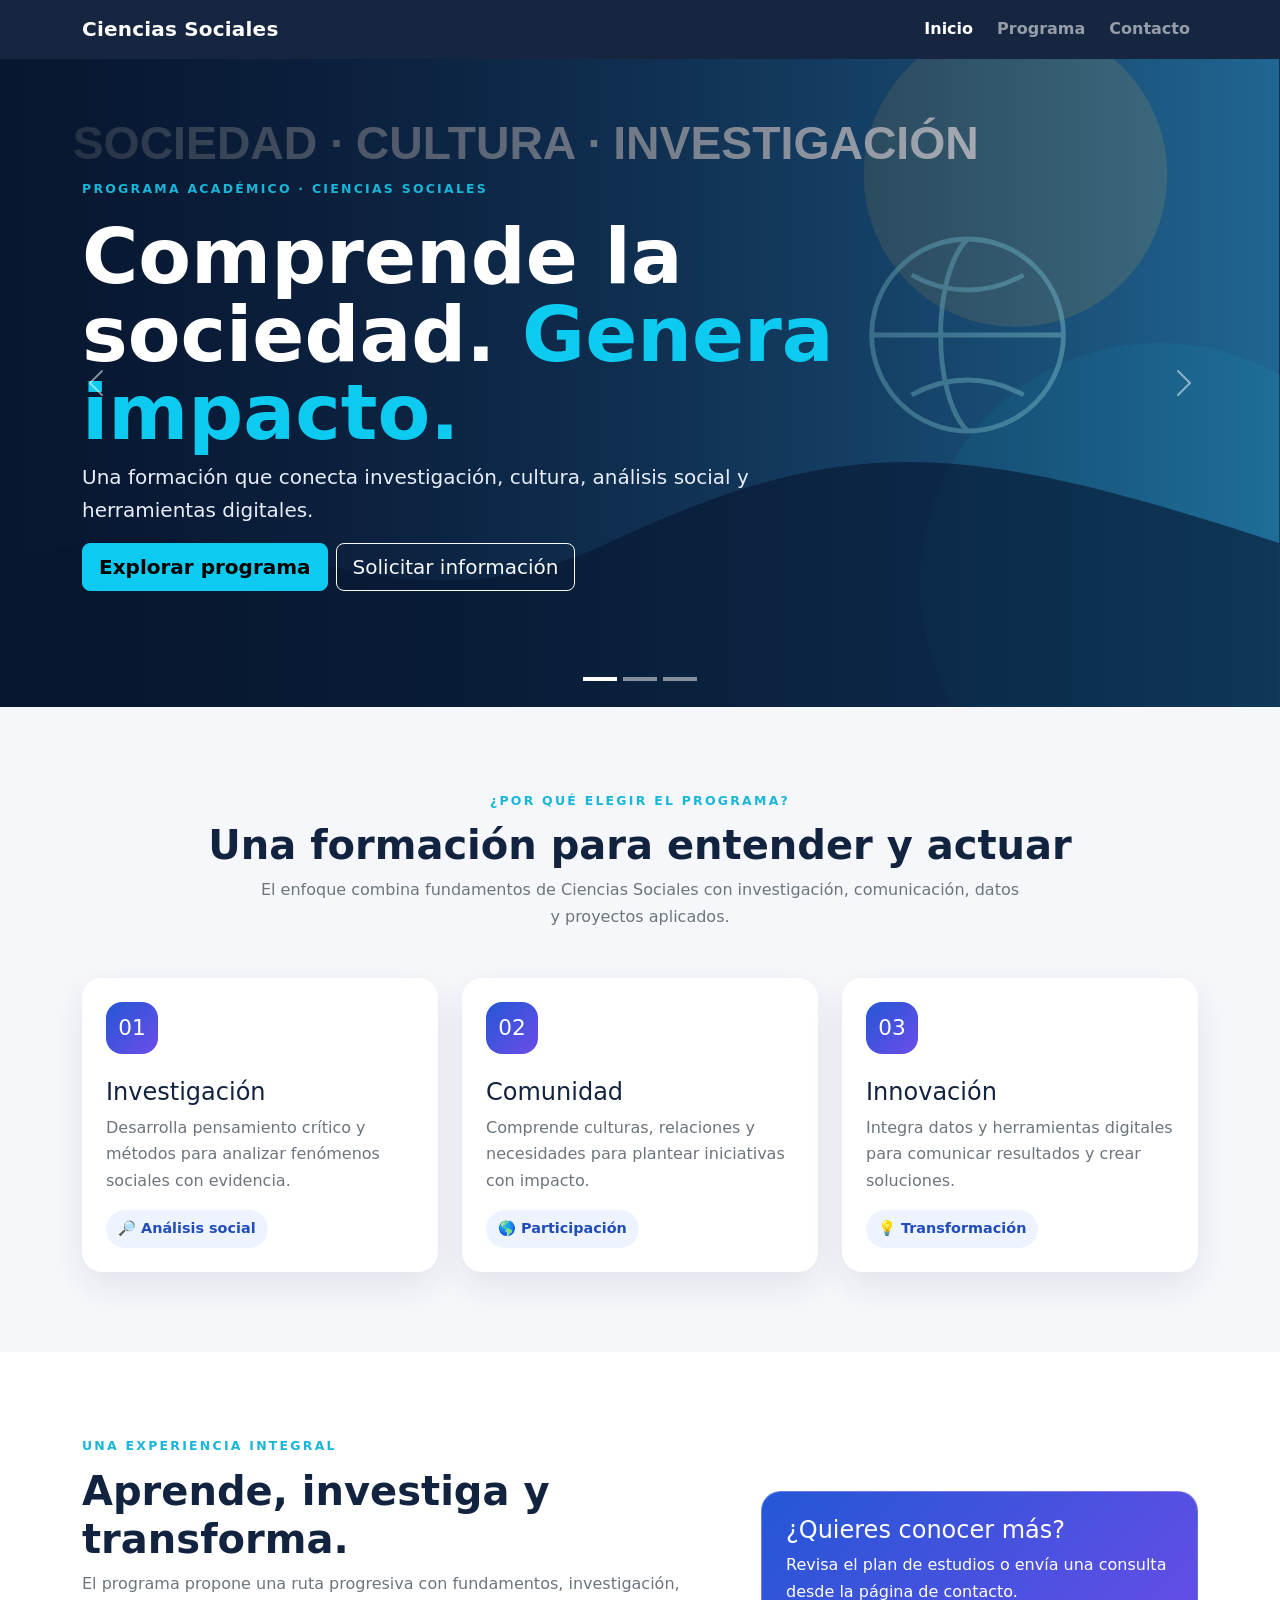
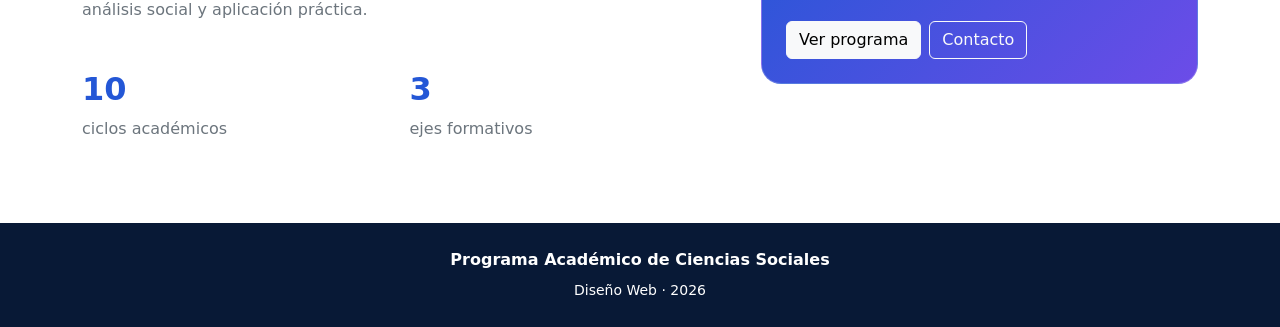
<file: index.html>
<!doctype html>
<html lang="es">
<head>
<meta charset="utf-8"><meta name="viewport" content="width=device-width, initial-scale=1">
<meta name="description" content="Programa académico de Ciencias Sociales: sociedad, cultura, investigación e innovación.">
<title>Ciencias Sociales | Inicio</title>
<link rel="icon" href="images/favicon.svg" type="image/svg+xml">
<link href="https://cdn.jsdelivr.net/npm/bootstrap@5.3.3/dist/css/bootstrap.min.css" rel="stylesheet">
<link rel="stylesheet" href="css/styles.css">
</head>
<body>
<a class="skip-link" href="#contenido">Saltar al contenido</a>
<header><nav class="navbar navbar-expand-lg navbar-dark sticky-top" aria-label="Navegación principal"><div class="container">
<a class="navbar-brand fw-bold" href="index.html">Ciencias Sociales</a>
<button class="navbar-toggler" type="button" data-bs-toggle="collapse" data-bs-target="#menu" aria-controls="menu" aria-expanded="false" aria-label="Abrir menú"><span class="navbar-toggler-icon"></span></button>
<div class="collapse navbar-collapse" id="menu"><ul class="navbar-nav ms-auto align-items-lg-center gap-lg-2"><li class="nav-item"><a class="nav-link active" aria-current="page" href="index.html">Inicio</a></li><li class="nav-item"><a class="nav-link" href="programa.html">Programa</a></li><li class="nav-item"><a class="nav-link" href="contacto.html">Contacto</a></li></ul></div>
</div></nav></header>
<main id="contenido">
<section id="heroCarousel" class="carousel slide hero-carousel" data-bs-ride="carousel" aria-label="Presentación del programa">
<div class="carousel-indicators"><button type="button" data-bs-target="#heroCarousel" data-bs-slide-to="0" class="active" aria-current="true" aria-label="Diapositiva 1"></button><button type="button" data-bs-target="#heroCarousel" data-bs-slide-to="1" aria-label="Diapositiva 2"></button><button type="button" data-bs-target="#heroCarousel" data-bs-slide-to="2" aria-label="Diapositiva 3"></button></div>
<div class="carousel-inner">
<div class="carousel-item active"><img src="images/slide1.svg" alt="Ilustración temática sobre sociedad, cultura e investigación"><div class="hero-content"><div class="container"><div class="row"><div class="col-lg-9"><span class="eyebrow">PROGRAMA ACADÉMICO · CIENCIAS SOCIALES</span><h1 class="fw-bold mt-3">Comprende la sociedad. <span class="text-info">Genera impacto.</span></h1><p class="lead">Una formación que conecta investigación, cultura, análisis social y herramientas digitales.</p><div class="d-flex flex-wrap gap-2"><a class="btn btn-info btn-lg fw-bold" href="programa.html">Explorar programa</a><a class="btn btn-outline-light btn-lg" href="contacto.html">Solicitar información</a></div></div></div></div></div></div>
<div class="carousel-item"><img src="images/slide2.svg" alt="Ilustración temática sobre comunidad y transformación social"><div class="hero-content"><div class="container"><div class="row"><div class="col-lg-9"><span class="eyebrow">COMUNIDAD · CULTURA · PARTICIPACIÓN</span><h2 class="display-3 fw-bold">Aprende con una mirada <span class="text-warning">humana.</span></h2><p class="lead">Analiza los desafíos de las comunidades y construye propuestas con sentido social.</p><a class="btn btn-warning btn-lg fw-bold" href="programa.html">Conocer la formación</a></div></div></div></div></div>
<div class="carousel-item"><img src="images/slide3.svg" alt="Ilustración temática sobre datos, innovación e impacto social"><div class="hero-content"><div class="container"><div class="row"><div class="col-lg-9"><span class="eyebrow">DATOS · INNOVACIÓN · PROYECTOS</span><h2 class="display-3 fw-bold">Investiga. Innova. <span class="text-info">Transforma.</span></h2><p class="lead">Integra herramientas digitales para interpretar información y desarrollar proyectos aplicados.</p><a class="btn btn-light btn-lg fw-bold" href="contacto.html">Hablar con nosotros</a></div></div></div></div></div>
</div>
<button class="carousel-control-prev" type="button" data-bs-target="#heroCarousel" data-bs-slide="prev" aria-label="Anterior"><span class="carousel-control-prev-icon"></span></button><button class="carousel-control-next" type="button" data-bs-target="#heroCarousel" data-bs-slide="next" aria-label="Siguiente"><span class="carousel-control-next-icon"></span></button>
</section>
<section class="section-space"><div class="container"><div class="text-center mb-5"><span class="section-kicker">¿POR QUÉ ELEGIR EL PROGRAMA?</span><h2 class="display-6 fw-bold mt-2">Una formación para entender y actuar</h2><p class="text-secondary mx-auto" style="max-width:760px">El enfoque combina fundamentos de Ciencias Sociales con investigación, comunicación, datos y proyectos aplicados.</p></div><div class="row g-4"><div class="col-md-4"><article class="feature-card p-4"><div class="feature-icon mb-4">01</div><h3 class="h4">Investigación</h3><p class="text-secondary">Desarrolla pensamiento crítico y métodos para analizar fenómenos sociales con evidencia.</p><span class="social-pill">🔎 Análisis social</span></article></div><div class="col-md-4"><article class="feature-card p-4"><div class="feature-icon mb-4">02</div><h3 class="h4">Comunidad</h3><p class="text-secondary">Comprende culturas, relaciones y necesidades para plantear iniciativas con impacto.</p><span class="social-pill">🌎 Participación</span></article></div><div class="col-md-4"><article class="feature-card p-4"><div class="feature-icon mb-4">03</div><h3 class="h4">Innovación</h3><p class="text-secondary">Integra datos y herramientas digitales para comunicar resultados y crear soluciones.</p><span class="social-pill">💡 Transformación</span></article></div></div></div></section>
<section class="section-space bg-white"><div class="container"><div class="row align-items-center g-5"><div class="col-lg-7"><span class="section-kicker">UNA EXPERIENCIA INTEGRAL</span><h2 class="display-6 fw-bold mt-2">Aprende, investiga y transforma.</h2><p class="text-secondary">El programa propone una ruta progresiva con fundamentos, investigación, análisis social y aplicación práctica.</p><div class="row g-4 mt-2"><div class="col-6"><div class="stat">10</div><div class="text-secondary">ciclos académicos</div></div><div class="col-6"><div class="stat">3</div><div class="text-secondary">ejes formativos</div></div></div></div><div class="col-lg-5"><div class="glass p-4 text-white" style="background:linear-gradient(135deg,#2457d6,#6c4ce8)"><h3 class="h4">¿Quieres conocer más?</h3><p>Revisa el plan de estudios o envía una consulta desde la página de contacto.</p><div class="d-flex flex-wrap gap-2"><a class="btn btn-light" href="programa.html">Ver programa</a><a class="btn btn-outline-light" href="contacto.html">Contacto</a></div></div></div></div></div></section>
</main>
<footer class="footer text-white py-4"><div class="container text-center"><p class="mb-1 fw-bold">Programa Académico de Ciencias Sociales</p><small>Diseño Web · <span data-year>2026</span></small></div></footer>
<script src="https://cdn.jsdelivr.net/npm/bootstrap@5.3.3/dist/js/bootstrap.bundle.min.js"></script><script src="js/app.js"></script>
</body></html>
</file>
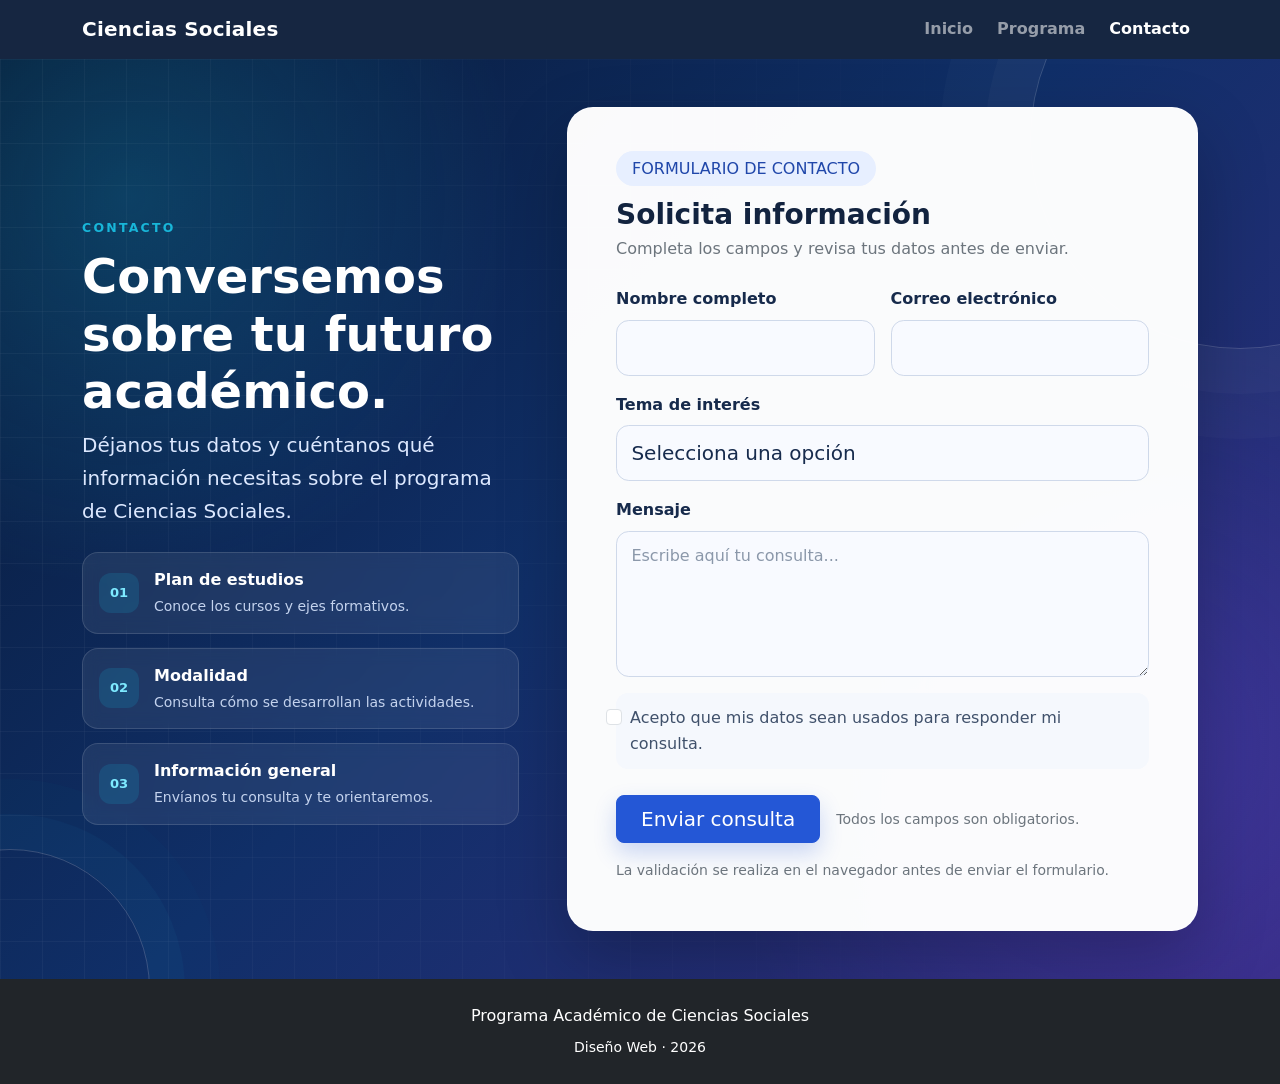
<file: contacto.html>
<!doctype html>
<html lang="es">
<head>
  <meta charset="utf-8">
  <meta name="viewport" content="width=device-width, initial-scale=1">
  <meta name="description" content="Formulario de contacto para solicitar información del programa de Ciencias Sociales.">
  <title>Contacto | Ciencias Sociales</title>
  <link rel="icon" href="images/favicon.svg" type="image/svg+xml">
  <link href="https://cdn.jsdelivr.net/npm/bootstrap@5.3.3/dist/css/bootstrap.min.css" rel="stylesheet">
  <link rel="stylesheet" href="css/styles.css">
</head>
<body>
<a class="skip-link" href="#contenido">Saltar al contenido</a>
<header>
  <nav class="navbar navbar-expand-lg navbar-dark sticky-top" aria-label="Navegación principal">
    <div class="container">
      <a class="navbar-brand fw-bold" href="index.html">Ciencias Sociales</a>
      <button class="navbar-toggler" type="button" data-bs-toggle="collapse" data-bs-target="#menu" aria-controls="menu" aria-expanded="false" aria-label="Abrir menú">
        <span class="navbar-toggler-icon"></span>
      </button>
      <div class="collapse navbar-collapse" id="menu">
        <ul class="navbar-nav ms-auto align-items-lg-center gap-lg-2">
          <li class="nav-item"><a class="nav-link" href="index.html">Inicio</a></li>
          <li class="nav-item"><a class="nav-link" href="programa.html">Programa</a></li>
          <li class="nav-item"><a class="nav-link active" aria-current="page" href="contacto.html">Contacto</a></li>
        </ul>
      </div>
    </div>
  </nav>
</header>

<main id="contenido">
  <section class="contact-hero">
    <div class="contact-decoration contact-decoration-one" aria-hidden="true"></div>
    <div class="contact-decoration contact-decoration-two" aria-hidden="true"></div>
    <div class="contact-grid" aria-hidden="true"></div>
    <div class="container position-relative">
      <div class="row align-items-center g-5 py-5">
        <div class="col-lg-5 text-white">
          <span class="section-kicker">CONTACTO</span>
          <h1 class="display-5 fw-bold mt-2">Conversemos sobre tu futuro académico.</h1>
          <p class="lead contact-lead">Déjanos tus datos y cuéntanos qué información necesitas sobre el programa de Ciencias Sociales.</p>
          <div class="contact-points mt-4">
            <div class="contact-point"><span>01</span><div><strong>Plan de estudios</strong><small>Conoce los cursos y ejes formativos.</small></div></div>
            <div class="contact-point"><span>02</span><div><strong>Modalidad</strong><small>Consulta cómo se desarrollan las actividades.</small></div></div>
            <div class="contact-point"><span>03</span><div><strong>Información general</strong><small>Envíanos tu consulta y te orientaremos.</small></div></div>
          </div>
        </div>

        <div class="col-lg-7">
          <form id="contactForm" class="contact-form p-4 p-md-5" novalidate aria-describedby="formHelp">
            <div class="form-heading mb-4">
              <span class="badge-soft rounded-pill px-3 py-2">FORMULARIO DE CONTACTO</span>
              <h2 class="h3 fw-bold mt-3 mb-1">Solicita información</h2>
              <p class="text-secondary mb-0">Completa los campos y revisa tus datos antes de enviar.</p>
            </div>
            <div class="row g-3">
              <div class="col-md-6">
                <label for="nombre" class="form-label">Nombre completo</label>
                <input id="nombre" name="nombre" class="form-control form-control-lg" autocomplete="name" required aria-required="true">
                <div class="invalid-feedback">Ingresa tu nombre.</div>
              </div>
              <div class="col-md-6">
                <label for="correo" class="form-label">Correo electrónico</label>
                <input id="correo" name="correo" type="email" class="form-control form-control-lg" autocomplete="email" required aria-required="true">
                <div class="invalid-feedback">Ingresa un correo válido.</div>
              </div>
              <div class="col-12">
                <label for="interes" class="form-label">Tema de interés</label>
                <select id="interes" name="interes" class="form-select form-select-lg" required>
                  <option value="">Selecciona una opción</option>
                  <option>Plan de estudios</option>
                  <option>Admisión</option>
                  <option>Modalidad</option>
                  <option>Información general</option>
                </select>
                <div class="invalid-feedback">Selecciona un tema.</div>
              </div>
              <div class="col-12">
                <label for="mensaje" class="form-label">Mensaje</label>
                <textarea id="mensaje" name="mensaje" rows="5" class="form-control" placeholder="Escribe aquí tu consulta..." required></textarea>
                <div class="invalid-feedback">Escribe un mensaje.</div>
              </div>
              <div class="col-12">
                <div class="form-check contact-check">
                  <input id="acepto" class="form-check-input" type="checkbox" required>
                  <label class="form-check-label" for="acepto">Acepto que mis datos sean usados para responder mi consulta.</label>
                  <div class="invalid-feedback">Debes aceptar para continuar.</div>
                </div>
              </div>
              <div class="col-12 d-flex flex-wrap align-items-center gap-3 pt-2">
                <button class="btn btn-primary btn-lg px-4" type="submit">Enviar consulta</button>
                <span class="small text-secondary">Todos los campos son obligatorios.</span>
              </div>
            </div>
            <p id="formHelp" class="small text-secondary mt-3 mb-0">La validación se realiza en el navegador antes de enviar el formulario.</p>
            <div id="success" class="alert alert-success mt-3 d-none" role="status" aria-live="polite">¡Consulta registrada! Gracias por tu interés.</div>
          </form>
        </div>
      </div>
    </div>
  </section>
</main>

<footer class="footer bg-dark text-white py-4">
  <div class="container text-center">
    <p class="mb-1">Programa Académico de Ciencias Sociales</p>
    <small>Diseño Web · <span data-year>2026</span></small>
  </div>
</footer>

<script src="https://cdn.jsdelivr.net/npm/bootstrap@5.3.3/dist/js/bootstrap.bundle.min.js"></script>
<script src="js/app.js"></script>
</body>
</html>
</file>
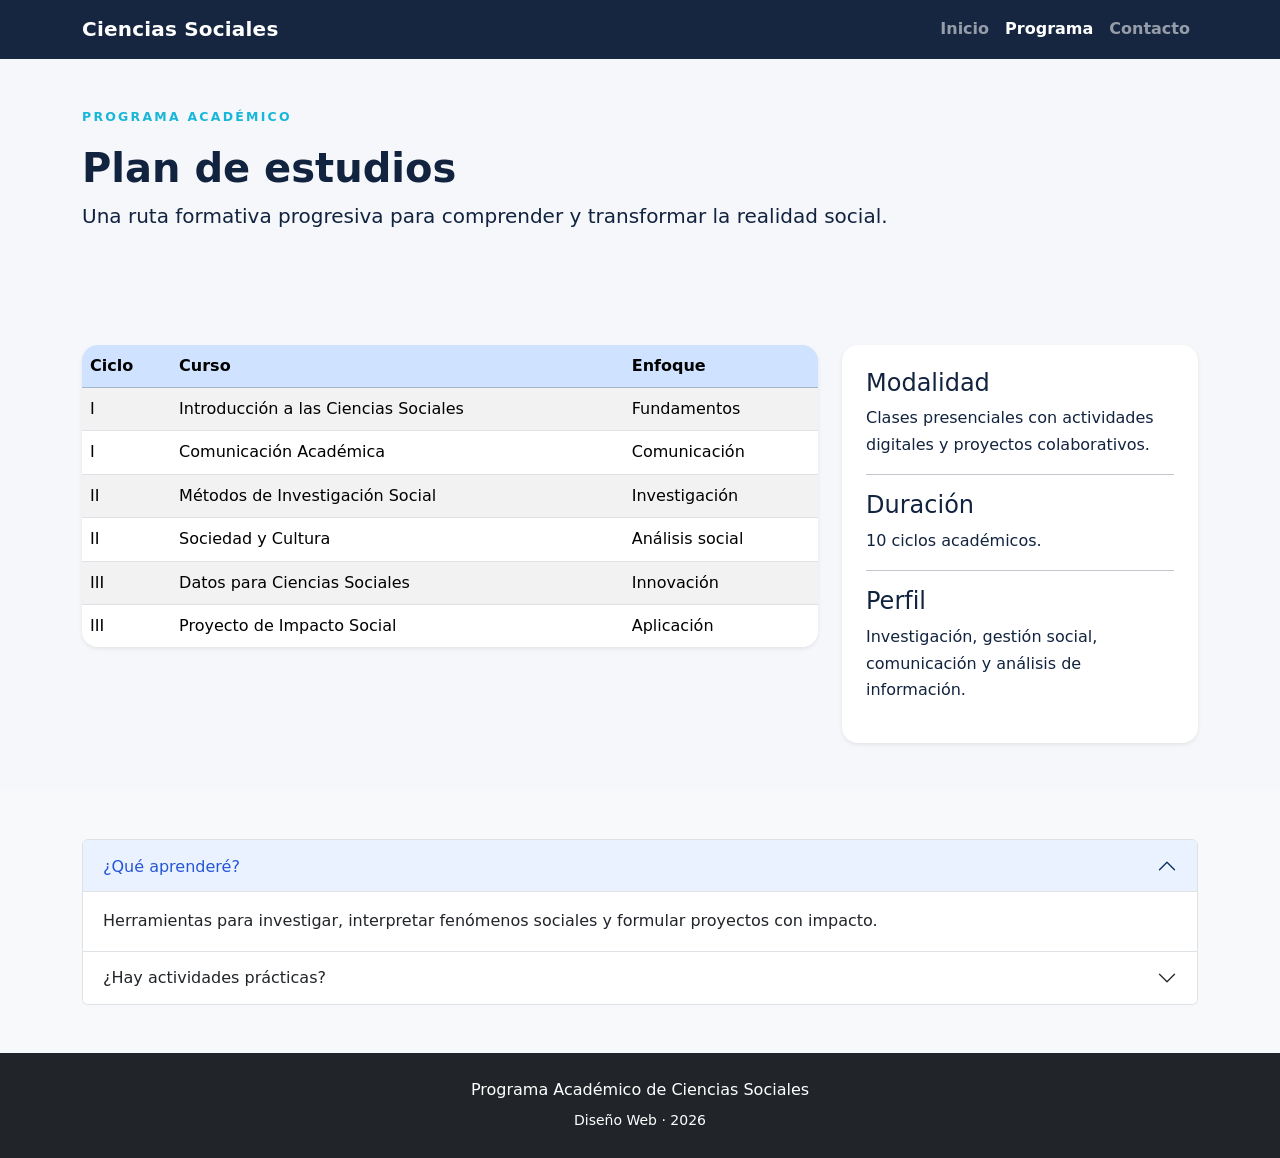
<file: programa.html>
<!doctype html><html lang="es"><head><meta charset="utf-8"><meta name="viewport" content="width=device-width,initial-scale=1"><meta name="description" content="Plan de estudios y características del programa de Ciencias Sociales."><title>Programa | Ciencias Sociales</title><link rel="icon" href="images/favicon.svg" type="image/svg+xml"><link href="https://cdn.jsdelivr.net/npm/bootstrap@5.3.3/dist/css/bootstrap.min.css" rel="stylesheet"><link rel="stylesheet" href="css/styles.css"></head><body><a class="skip-link" href="#contenido">Saltar al contenido</a><header><nav class="navbar navbar-expand-lg navbar-dark bg-primary sticky-top" aria-label="Navegación principal"><div class="container"><a class="navbar-brand fw-bold" href="index.html">Ciencias Sociales</a><button class="navbar-toggler" type="button" data-bs-toggle="collapse" data-bs-target="#menu" aria-controls="menu" aria-expanded="false" aria-label="Abrir menú"><span class="navbar-toggler-icon"></span></button><div class="collapse navbar-collapse" id="menu"><ul class="navbar-nav ms-auto"><li class="nav-item"><a class="nav-link" href="index.html">Inicio</a></li><li class="nav-item"><a class="nav-link active" aria-current="page" href="programa.html">Programa</a></li><li class="nav-item"><a class="nav-link" href="contacto.html">Contacto</a></li></ul></div></div></nav></header>
<main id="contenido"><section class="page-head py-5"><div class="container"><p class="section-kicker">PROGRAMA ACADÉMICO</p><h1 class="fw-bold">Plan de estudios</h1><p class="lead">Una ruta formativa progresiva para comprender y transformar la realidad social.</p></div></section><section class="py-5"><div class="container"><div class="row g-4"><div class="col-lg-8"><div class="table-responsive shadow-sm rounded-4"><table class="table table-striped align-middle mb-0"><caption class="visually-hidden">Cursos del programa por ciclo</caption><thead class="table-primary"><tr><th scope="col">Ciclo</th><th scope="col">Curso</th><th scope="col">Enfoque</th></tr></thead><tbody><tr><td>I</td><td>Introducción a las Ciencias Sociales</td><td>Fundamentos</td></tr><tr><td>I</td><td>Comunicación Académica</td><td>Comunicación</td></tr><tr><td>II</td><td>Métodos de Investigación Social</td><td>Investigación</td></tr><tr><td>II</td><td>Sociedad y Cultura</td><td>Análisis social</td></tr><tr><td>III</td><td>Datos para Ciencias Sociales</td><td>Innovación</td></tr><tr><td>III</td><td>Proyecto de Impacto Social</td><td>Aplicación</td></tr></tbody></table></div></div><div class="col-lg-4"><aside class="info-card p-4 rounded-4 shadow-sm"><h2 class="h4">Modalidad</h2><p>Clases presenciales con actividades digitales y proyectos colaborativos.</p><hr><h2 class="h4">Duración</h2><p>10 ciclos académicos.</p><hr><h2 class="h4">Perfil</h2><p>Investigación, gestión social, comunicación y análisis de información.</p></aside></div></div></div></section><section class="py-5 bg-light"><div class="container"><div class="accordion" id="faq"><div class="accordion-item"><h2 class="accordion-header"><button class="accordion-button" data-bs-toggle="collapse" data-bs-target="#a1" aria-expanded="true" aria-controls="a1">¿Qué aprenderé?</button></h2><div id="a1" class="accordion-collapse collapse show" data-bs-parent="#faq"><div class="accordion-body">Herramientas para investigar, interpretar fenómenos sociales y formular proyectos con impacto.</div></div></div><div class="accordion-item"><h2 class="accordion-header"><button class="accordion-button collapsed" data-bs-toggle="collapse" data-bs-target="#a2" aria-expanded="false" aria-controls="a2">¿Hay actividades prácticas?</button></h2><div id="a2" class="accordion-collapse collapse" data-bs-parent="#faq"><div class="accordion-body">Sí. Se desarrollan proyectos, análisis de casos y actividades colaborativas.</div></div></div></div></div></section></main><footer class="footer bg-dark text-white py-4"><div class="container text-center"><p class="mb-1">Programa Académico de Ciencias Sociales</p><small>Diseño Web · <span data-year>2026</span></small></div></footer><script src="https://cdn.jsdelivr.net/npm/bootstrap@5.3.3/dist/js/bootstrap.bundle.min.js"></script><script src="js/app.js"></script></body></html>
</file>
<file: css/styles.css>
:root{--ink:#12233f;--blue:#2457d6;--cyan:#18b6d9;--violet:#6c4ce8;--gold:#ffc857;--paper:#f5f7fb;--muted:#667085;--white:#fff}
html{scroll-behavior:smooth}body{font-family:Inter,system-ui,-apple-system,"Segoe UI",sans-serif;color:var(--ink);background:var(--paper);line-height:1.65}.navbar{background:rgba(8,25,54,.94)!important;backdrop-filter:blur(10px)}.navbar-brand{letter-spacing:.2px}.nav-link{font-weight:600}.hero-carousel .carousel-item{min-height:72vh;position:relative;background:#10264b}.hero-carousel .carousel-item::after{content:"";position:absolute;inset:0;background:linear-gradient(90deg,rgba(7,21,44,.92) 0%,rgba(7,21,44,.58) 48%,rgba(7,21,44,.18) 100%)}.hero-carousel img{position:absolute;inset:0;width:100%;height:100%;object-fit:cover}.hero-content{position:relative;z-index:2;min-height:72vh;display:flex;align-items:center;color:#fff}.hero-content .eyebrow,.section-kicker{font-size:.78rem;letter-spacing:.18em;font-weight:800;color:var(--cyan)}.hero-content h1{font-size:clamp(2.4rem,6vw,5.2rem);line-height:1.02;max-width:850px}.hero-content p{max-width:720px;color:#e8eef9}.glass{background:rgba(255,255,255,.12);border:1px solid rgba(255,255,255,.22);backdrop-filter:blur(8px);border-radius:1.25rem}.feature-card,.info-card,.contact-card{background:#fff;border:0;border-radius:1.25rem;box-shadow:0 14px 35px rgba(18,35,63,.09)}.feature-card{height:100%;transition:transform .25s ease,box-shadow .25s ease}.feature-card:hover{transform:translateY(-6px);box-shadow:0 20px 45px rgba(18,35,63,.15)}.feature-icon{width:52px;height:52px;border-radius:16px;display:grid;place-items:center;background:linear-gradient(135deg,var(--blue),var(--violet));color:#fff;font-size:1.35rem}.section-space{padding:5rem 0}.page-hero{background:linear-gradient(135deg,#0b2448,#244fc5);color:#fff}.page-hero .lead{color:#dfe8ff}.table thead th{white-space:nowrap}.accordion-button:not(.collapsed){background:#eaf1ff;color:var(--blue)}.btn-primary{background:var(--blue);border-color:var(--blue)}.btn-primary:hover{background:#1944b0;border-color:#1944b0}.badge-soft{background:#e7efff;color:#2047aa}.footer{background:#081936}.form-control,.form-select{border-radius:.8rem;padding:.75rem .9rem}.form-control:focus,.form-select:focus{border-color:#6f8fe8;box-shadow:0 0 0 .25rem rgba(36,87,214,.12)}.carousel-indicators [data-bs-target]{width:34px;height:4px;border-radius:8px}.carousel-control-prev,.carousel-control-next{z-index:3}.skip-link{position:absolute;left:-9999px;top:auto}.skip-link:focus{left:1rem;top:1rem;z-index:9999;background:#fff;color:#000;padding:.75rem 1rem;border-radius:.5rem}.social-pill{display:inline-flex;align-items:center;gap:.45rem;padding:.45rem .75rem;border-radius:999px;background:#edf4ff;color:#214dbb;font-weight:700;font-size:.9rem}.stat{font-weight:800;font-size:2rem;color:var(--blue)}
@media (max-width:767.98px){.hero-carousel .carousel-item,.hero-content{min-height:78vh}.hero-content{padding:5rem 0}.hero-content h1{font-size:2.55rem}.section-space{padding:3.5rem 0}.carousel-caption{display:none}.hero-content .glass{font-size:.9rem}.table{font-size:.9rem}}
@media (prefers-reduced-motion:reduce){html{scroll-behavior:auto}.feature-card{transition:none}.carousel-item{transition:none!important}}

/* Contacto: fondo académico elegante y campos de alta legibilidad */
.contact-hero{position:relative;overflow:hidden;background:radial-gradient(circle at 10% 15%,rgba(24,182,217,.22),transparent 28%),radial-gradient(circle at 88% 75%,rgba(108,76,232,.28),transparent 32%),linear-gradient(135deg,#071936 0%,#102f68 48%,#352c82 100%);min-height:calc(100vh - 72px);display:flex;align-items:center}
.contact-grid{position:absolute;inset:0;opacity:.16;background-image:linear-gradient(rgba(255,255,255,.25) 1px,transparent 1px),linear-gradient(90deg,rgba(255,255,255,.25) 1px,transparent 1px);background-size:42px 42px;mask-image:linear-gradient(90deg,black,transparent 82%)}
.contact-decoration{position:absolute;border:1px solid rgba(255,255,255,.18);border-radius:50%;filter:blur(.2px);pointer-events:none}
.contact-decoration-one{width:420px;height:420px;right:-170px;top:-130px;box-shadow:0 0 0 45px rgba(255,255,255,.025),0 0 0 90px rgba(255,255,255,.02)}
.contact-decoration-two{width:280px;height:280px;left:-130px;bottom:-150px;box-shadow:0 0 0 35px rgba(24,182,217,.04),0 0 0 70px rgba(24,182,217,.025)}
.contact-lead{color:#dce8ff;max-width:570px}
.contact-points{display:grid;gap:14px;max-width:570px}
.contact-point{display:flex;align-items:center;gap:15px;padding:14px 16px;border:1px solid rgba(255,255,255,.13);background:rgba(255,255,255,.07);backdrop-filter:blur(8px);border-radius:16px}
.contact-point>span{display:grid;place-items:center;width:40px;height:40px;border-radius:12px;background:rgba(24,182,217,.16);color:#7eeaff;font-weight:800;font-size:.82rem}
.contact-point strong{display:block;color:#fff}.contact-point small{display:block;color:#c4d3ee;margin-top:2px}
.contact-form{position:relative;background:rgba(255,255,255,.98);border:1px solid rgba(255,255,255,.65);border-radius:26px;box-shadow:0 28px 70px rgba(0,0,0,.24)}
.contact-form .form-label{font-weight:700;color:#162a4b;margin-bottom:7px}
.contact-form .form-control,.contact-form .form-select{background:#f8faff;border:1px solid #cfd9ea;color:#172b4d;min-height:52px}
.contact-form textarea.form-control{min-height:140px;resize:vertical}
.contact-form .form-control::placeholder{color:#8b98aa}
.contact-form .form-control:focus,.contact-form .form-select:focus{background:#fff;border-color:#5578dc;box-shadow:0 0 0 .22rem rgba(36,87,214,.13)}
.contact-check{padding:12px 14px;border-radius:12px;background:#f5f8fd}
.contact-check .form-check-label{color:#40516b}
.contact-form .btn-primary{box-shadow:0 10px 22px rgba(36,87,214,.22)}
@media (max-width:991.98px){.contact-hero{align-items:initial}.contact-hero .row{padding-top:4rem!important;padding-bottom:4rem!important}.contact-points{margin-bottom:1rem}.contact-form{border-radius:22px}}
@media (max-width:575.98px){.contact-hero{min-height:auto}.contact-hero .container{padding-left:18px;padding-right:18px}.contact-decoration-one{width:280px;height:280px;right:-150px}.contact-point{padding:12px}.contact-form{padding:1.25rem!important}.contact-form .form-control,.contact-form .form-select{font-size:1rem}.contact-grid{background-size:30px 30px}}
</file>
